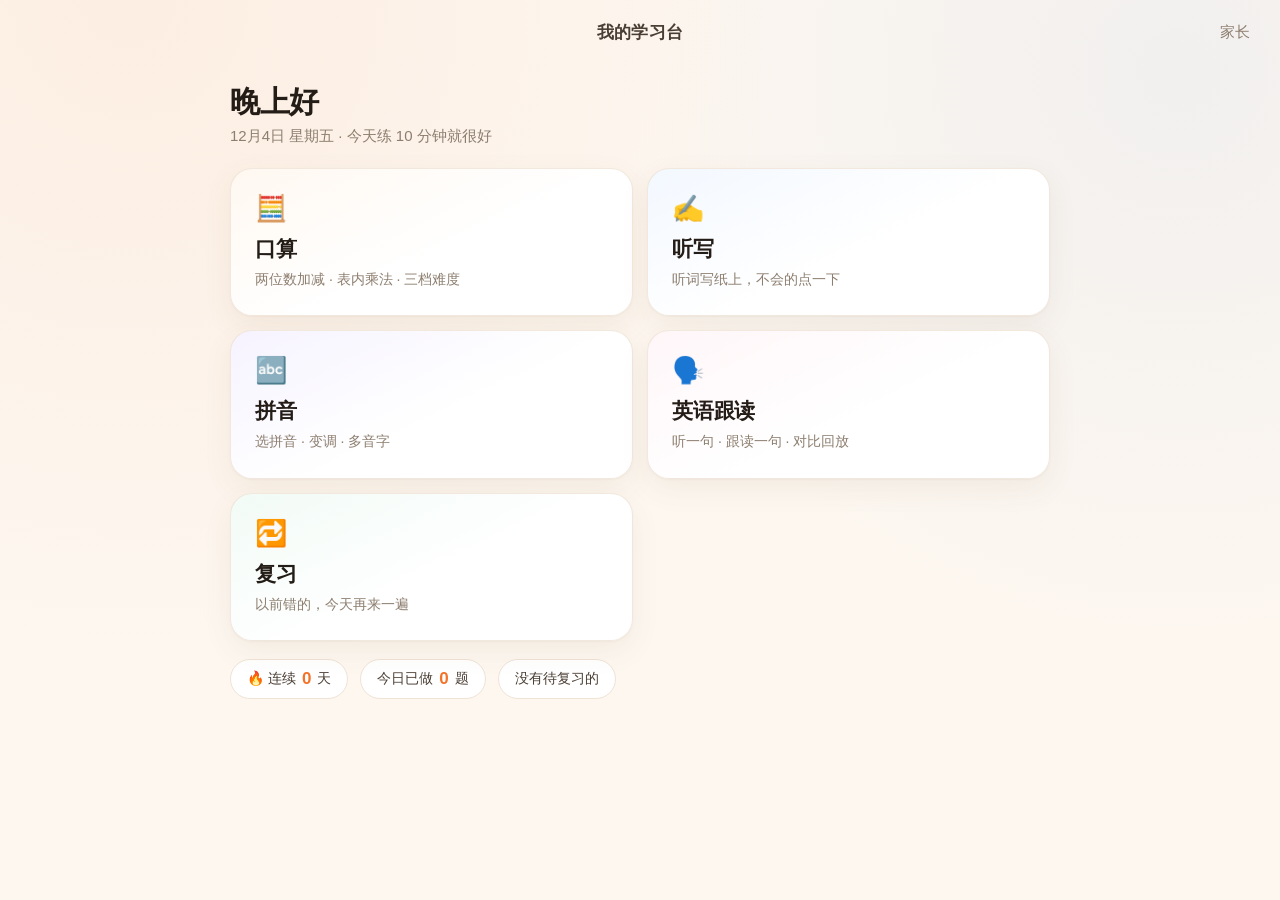
<file: web/index.html>
<!DOCTYPE html>
<html lang="zh-CN">
<head>
<meta charset="utf-8">
<meta name="viewport" content="width=device-width, initial-scale=1.0, maximum-scale=1.0, user-scalable=no, viewport-fit=cover">
<meta name="apple-mobile-web-app-capable" content="yes">
<meta name="apple-mobile-web-app-status-bar-style" content="default">
<meta name="apple-mobile-web-app-title" content="学习台">
<meta name="theme-color" content="#FDF7F0">
<meta name="description" content="二年级口算、听写与拼音练习工作台">
<title>我的学习台</title>
<link rel="manifest" href="manifest.json">
<link rel="apple-touch-icon" href="icon-180.png">
<link rel="icon" href="icon.svg" type="image/svg+xml">
<link rel="stylesheet" href="style.css">
</head>
<body>
<div class="shell">
  <header class="topbar" id="topbar"></header>
  <main id="main"></main>
</div>
<div class="toast" id="toast"></div>
<noscript><p style="padding:24px;text-align:center">需要开启 JavaScript 才能使用</p></noscript>
<script src="dict.js"></script>
<script src="pinyin.js"></script>
<script src="english.js"></script>
<script src="audio/index.js"></script>
<script src="local.js"></script>
<script src="app.js"></script>
</body>
</html>
</file>
<file: web/style.css>
:root {
  --bg: #FDF7F0;
  --surface: #FFFFFF;
  --ink: #241C16;
  --ink-2: #4A3E34;
  --muted: #8D7E6F;
  --line: #EFE3D6;
  --accent: #F4732A;
  --accent-soft: #FFEFE3;
  --ok: #1F9D63;
  --ok-soft: #E8F7EF;
  --err: #D14B45;
  --err-soft: #FDECEA;
  --blue: #3B7DD8;
  --blue-soft: #EAF2FD;
  --r: 22px;
  --shadow: 0 1px 2px rgba(90, 60, 30, .04), 0 10px 30px rgba(120, 80, 40, .07);
}

* { box-sizing: border-box; -webkit-tap-highlight-color: transparent; }

html, body {
  margin: 0;
  padding: 0;
  height: 100%;
  background: var(--bg);
  color: var(--ink);
  font-family: -apple-system, BlinkMacSystemFont, "PingFang SC", "Hiragino Sans GB", "Microsoft YaHei", sans-serif;
  -webkit-font-smoothing: antialiased;
  overscroll-behavior: none;
}

body {
  background-image:
    radial-gradient(circle at 10% 0%, rgba(244, 115, 42, .07), transparent 45%),
    radial-gradient(circle at 92% 8%, rgba(59, 125, 216, .06), transparent 40%);
  background-attachment: fixed;
}

.shell {
  min-height: 100vh;
  min-height: 100dvh;
  display: flex;
  flex-direction: column;
  padding: env(safe-area-inset-top) env(safe-area-inset-right) env(safe-area-inset-bottom) env(safe-area-inset-left);
}

/* ---------------- 顶栏 ---------------- */

.topbar {
  display: flex;
  align-items: center;
  gap: 12px;
  padding: 14px 20px 6px;
  min-height: 56px;
}

.topbar .title {
  font-size: 17px;
  font-weight: 600;
  letter-spacing: .2px;
  flex: 1;
  text-align: center;
  color: var(--ink-2);
}

.tb-btn {
  border: 0;
  background: transparent;
  color: var(--muted);
  font-size: 15px;
  font-family: inherit;
  padding: 8px 10px;
  border-radius: 12px;
  cursor: pointer;
  min-width: 58px;
  text-align: left;
  transition: background .15s, color .15s;
}
.tb-btn:hover { background: rgba(0,0,0,.035); color: var(--ink); }
.tb-btn.right { text-align: right; }
.tb-btn.ghost { visibility: hidden; }

/* ---------------- 通用 ---------------- */

main {
  flex: 1;
  padding: 8px 20px 40px;
  max-width: 860px;
  width: 100%;
  margin: 0 auto;
}

.page { animation: fade .22s ease both; }
@keyframes fade { from { opacity: 0; transform: translateY(6px); } to { opacity: 1; transform: none; } }

.h1 {
  font-size: 30px;
  font-weight: 700;
  letter-spacing: -.4px;
  margin: 18px 0 4px;
}
.sub { color: var(--muted); font-size: 15px; margin-bottom: 22px; }

.card {
  background: var(--surface);
  border-radius: var(--r);
  box-shadow: var(--shadow);
  border: 1px solid rgba(239, 227, 214, .8);
}

.btn {
  border: 0;
  border-radius: 16px;
  font-family: inherit;
  font-size: 17px;
  font-weight: 600;
  padding: 16px 24px;
  cursor: pointer;
  background: var(--accent);
  color: #fff;
  transition: transform .12s ease, filter .12s, box-shadow .12s;
  box-shadow: 0 4px 14px rgba(244, 115, 42, .28);
}
.btn:active { transform: scale(.97); }
.btn.sec {
  background: var(--surface);
  color: var(--ink-2);
  box-shadow: 0 1px 0 rgba(0,0,0,.04), 0 2px 8px rgba(120,80,40,.06);
  border: 1px solid var(--line);
}
.btn.ghost { background: transparent; color: var(--muted); box-shadow: none; font-weight: 500; }
.btn.wide { width: 100%; }
.btn:disabled { opacity: .45; pointer-events: none; }

/* ---------------- 首页 ---------------- */

.home-grid {
  display: grid;
  grid-template-columns: repeat(auto-fit, minmax(300px, 1fr));
  gap: 14px;
  margin-top: 6px;
}

.tile {
  padding: 26px 24px;
  border-radius: var(--r);
  background: var(--surface);
  border: 1px solid rgba(239, 227, 214, .8);
  box-shadow: var(--shadow);
  cursor: pointer;
  text-align: left;
  font-family: inherit;
  color: inherit;
  transition: transform .14s ease, box-shadow .18s;
  position: relative;
  overflow: hidden;
}
.tile:active { transform: scale(.985); }
.tile .ico { font-size: 26px; line-height: 1; margin-bottom: 14px; display: block; }
.tile .name { font-size: 21px; font-weight: 700; letter-spacing: -.2px; }
.tile .desc { color: var(--muted); font-size: 14px; margin-top: 6px; line-height: 1.45; }
.tile .badge {
  position: absolute;
  top: 20px; right: 20px;
  background: var(--accent);
  color: #fff;
  font-size: 13px;
  font-weight: 700;
  padding: 3px 10px;
  border-radius: 999px;
  min-width: 26px;
  text-align: center;
}
.tile.m-math { background: linear-gradient(155deg, #FFF8F1, #FFFFFF 55%); }
.tile.m-dict { background: linear-gradient(155deg, #F3F8FF, #FFFFFF 55%); }
.tile.m-rev  { background: linear-gradient(155deg, #F2FBF6, #FFFFFF 55%); }

.streak-row {
  display: flex;
  gap: 12px;
  margin-top: 18px;
  flex-wrap: wrap;
}
.pill {
  background: var(--surface);
  border: 1px solid var(--line);
  border-radius: 999px;
  padding: 9px 16px;
  font-size: 14px;
  color: var(--ink-2);
  display: inline-flex;
  align-items: center;
  gap: 6px;
}
.pill b { color: var(--accent); font-size: 17px; }

/* ---------------- 设置区 ---------------- */

.setup { margin-top: 10px; display: grid; gap: 18px; }

.field .label {
  font-size: 13px;
  font-weight: 600;
  color: var(--muted);
  letter-spacing: .3px;
  margin-bottom: 9px;
  text-transform: uppercase;
}
.chips { display: flex; gap: 9px; flex-wrap: wrap; }
.chip {
  border: 1px solid var(--line);
  background: var(--surface);
  color: var(--ink-2);
  border-radius: 14px;
  padding: 13px 20px;
  font-size: 16px;
  font-family: inherit;
  cursor: pointer;
  transition: all .14s;
  font-weight: 500;
}
.chip[aria-pressed="true"] {
  background: var(--accent);
  border-color: var(--accent);
  color: #fff;
  font-weight: 600;
  box-shadow: 0 4px 14px rgba(244,115,42,.25);
}
.chip.small { padding: 10px 16px; font-size: 15px; }

select.unit {
  width: 100%;
  appearance: none;
  border: 1px solid var(--line);
  border-radius: 14px;
  background: var(--surface) url("data:image/svg+xml,%3Csvg xmlns='http://www.w3.org/2000/svg' width='12' height='8'%3E%3Cpath d='M1 1l5 5 5-5' stroke='%238D7E6F' stroke-width='1.8' fill='none' stroke-linecap='round'/%3E%3C/svg%3E") no-repeat right 18px center;
  padding: 16px 44px 16px 18px;
  font-size: 16px;
  font-family: inherit;
  color: var(--ink);
  cursor: pointer;
}

/* ---------------- 答题 ---------------- */

.quiz-head {
  display: flex;
  align-items: center;
  gap: 12px;
  margin: 4px 0 10px;
}
.bar {
  flex: 1;
  height: 8px;
  background: #EFE3D6;
  border-radius: 999px;
  overflow: hidden;
}
.bar > i {
  display: block;
  height: 100%;
  background: var(--accent);
  border-radius: 999px;
  transition: width .3s cubic-bezier(.4,0,.2,1);
}
.counter { font-size: 15px; font-weight: 600; color: var(--muted); font-variant-numeric: tabular-nums; }

.qwrap {
  margin-top: 26px;
  text-align: center;
}
.qtext {
  font-size: clamp(38px, 9vw, 64px);
  font-weight: 700;
  letter-spacing: 1px;
  font-variant-numeric: tabular-nums;
  line-height: 1.25;
  word-break: keep-all;
}

.answer-box {
  margin: 26px auto 0;
  min-width: 190px;
  max-width: 320px;
  min-height: 92px;
  border-radius: 20px;
  border: 2.5px dashed #E2D3C2;
  display: flex;
  align-items: center;
  justify-content: center;
  font-size: 46px;
  font-weight: 700;
  font-variant-numeric: tabular-nums;
  color: var(--ink);
  padding: 8px 24px;
  transition: all .16s;
  background: rgba(255,255,255,.6);
}
.answer-box.empty { color: #CDBBA8; font-size: 30px; font-weight: 500; }
.answer-box.ok  { border-color: var(--ok);  border-style: solid; background: var(--ok-soft);  color: var(--ok); }
.answer-box.err { border-color: var(--err); border-style: solid; background: var(--err-soft); color: var(--err); }

.hintline {
  min-height: 30px;
  margin-top: 12px;
  font-size: 17px;
  font-weight: 600;
  color: var(--muted);
  text-align: center;
}
.hintline.ok { color: var(--ok); }
.hintline.err { color: var(--err); }

.keypad {
  margin: 28px auto 0;
  display: grid;
  grid-template-columns: repeat(3, 1fr);
  gap: 10px;
  max-width: 400px;
}
.key {
  height: 66px;
  border-radius: 18px;
  border: 1px solid var(--line);
  background: var(--surface);
  font-size: 27px;
  font-weight: 600;
  font-family: inherit;
  color: var(--ink);
  cursor: pointer;
  font-variant-numeric: tabular-nums;
  box-shadow: 0 1px 0 rgba(0,0,0,.03), 0 2px 6px rgba(120,80,40,.05);
  transition: transform .09s, background .12s;
  user-select: none;
}
.key:active { transform: scale(.95); background: #F7EDE1; }
.key.fn { font-size: 21px; color: var(--muted); }
.key.enter { background: var(--accent); color: #fff; border-color: var(--accent); font-size: 20px; }
.key.enter:active { background: #DE6320; }

.skip-row { margin-top: 14px; text-align: center; }

/* ---------------- 听写 ---------------- */

.dict-stage {
  text-align: center;
  padding: 10px 0 0;
}
.big-word {
  font-size: clamp(56px, 15vw, 104px);
  font-weight: 700;
  letter-spacing: 6px;
  line-height: 1.2;
  color: var(--ink);
  margin: 18px 0;
  min-height: 1.3em;
  transition: filter .3s, opacity .3s;
}
.big-word.hidden-word { filter: blur(22px); opacity: .25; user-select: none; }

.play-btn {
  width: 132px;
  height: 132px;
  border-radius: 50%;
  border: 0;
  background: linear-gradient(160deg, #4E93E8, #3B7DD8);
  color: #fff;
  font-size: 15px;
  font-weight: 600;
  font-family: inherit;
  cursor: pointer;
  box-shadow: 0 12px 30px rgba(59,125,216,.3);
  display: inline-flex;
  flex-direction: column;
  align-items: center;
  justify-content: center;
  gap: 6px;
  transition: transform .12s;
}
.play-btn:active { transform: scale(.94); }
.play-btn .spk { font-size: 40px; line-height: 1; }

.judge-row { display: flex; gap: 12px; margin-top: 26px; justify-content: center; }
.judge {
  flex: 1;
  max-width: 190px;
  height: 74px;
  border-radius: 18px;
  border: 1.5px solid var(--line);
  background: var(--surface);
  font-size: 19px;
  font-weight: 700;
  font-family: inherit;
  cursor: pointer;
  transition: transform .1s;
}
.judge:active { transform: scale(.96); }
.judge.yes { color: var(--ok); border-color: #BEE6D1; background: var(--ok-soft); }
.judge.no  { color: var(--err); border-color: #F3CFCC; background: var(--err-soft); }

/* ---------------- 结果 ---------------- */

.result-hero {
  text-align: center;
  padding: 34px 20px 28px;
}
.score {
  font-size: 76px;
  font-weight: 800;
  line-height: 1;
  letter-spacing: -2px;
  font-variant-numeric: tabular-nums;
}
.score .slash { font-size: 34px; color: var(--muted); font-weight: 600; letter-spacing: 0; }
.score-label { color: var(--muted); font-size: 15px; margin-top: 10px; }

/* 计时：做题时右上角走秒，结果页给一张用时对比卡 */
.tk {
  margin-left: 10px;
  font-size: 13.5px;
  font-weight: 500;
  color: var(--muted);
  opacity: .85;
  font-variant-numeric: tabular-nums;
}
.time-box {
  margin-top: 14px;
  padding: 16px 20px;
  border-radius: 16px;
  background: var(--surface);
  border: 1px solid var(--line);
  display: flex;
  flex-direction: column;
  gap: 6px;
  text-align: center;
}
.time-box .tb-row { font-size: 17px; color: var(--ink-2); }
.time-box .tb-row b { font-size: 21px; color: var(--ink); font-variant-numeric: tabular-nums; }
.time-box .tb-note { font-size: 13.5px; color: var(--muted); }
.time-box.best {
  background: var(--accent-soft);
  border-color: #F9C9A3;
}
.time-box.best .tb-row b { color: var(--accent); }
.time-box.best .tb-note { color: #B4602A; }

.miss-list { margin-top: 22px; display: grid; gap: 9px; }
.miss-item {
  display: flex;
  align-items: center;
  gap: 12px;
  padding: 15px 18px;
  background: var(--surface);
  border: 1px solid var(--line);
  border-radius: 15px;
  font-size: 17px;
}
.miss-item .q { flex: 1; font-variant-numeric: tabular-nums; font-weight: 600; }
.miss-item .a { color: var(--ok); font-weight: 700; font-variant-numeric: tabular-nums; }
.miss-item .g { color: var(--err); text-decoration: line-through; font-size: 15px; }

.actions { display: flex; gap: 12px; margin-top: 26px; }
.actions .btn { flex: 1; }

/* ---------------- 家长面板 ---------------- */

.stat-grid {
  display: grid;
  grid-template-columns: repeat(auto-fit, minmax(120px, 1fr));
  gap: 12px;
  margin-bottom: 20px;
}
.stat {
  background: var(--surface);
  border: 1px solid var(--line);
  border-radius: 18px;
  padding: 18px 16px;
}
.stat .k { font-size: 13px; color: var(--muted); margin-bottom: 8px; }
.stat .v { font-size: 30px; font-weight: 700; font-variant-numeric: tabular-nums; letter-spacing: -.5px; }
.stat .v small { font-size: 15px; color: var(--muted); font-weight: 500; margin-left: 2px; }
.stat .v .dash { color: var(--muted); }
.stat .stat-sub { font-size: 12.5px; color: var(--muted); margin-top: 6px; letter-spacing: 0; }
.log-table td { font-size: 15px; }
.log-table .tag { font-size: 10.5px; margin-left: 2px; }

.chart {
  display: flex;
  align-items: flex-end;
  gap: 8px;
  height: 150px;
  padding: 18px 18px 0;
  margin-bottom: 18px;
}
.chart .col { flex: 1; display: flex; flex-direction: column; justify-content: flex-end; align-items: center; gap: 8px; height: 100%; }
.chart .stack { width: 100%; max-width: 42px; display: flex; flex-direction: column; justify-content: flex-end; height: 100%; }
.chart .fill { background: var(--accent); border-radius: 6px 6px 3px 3px; min-height: 2px; transition: height .4s; }
.chart .fill.zero { background: #E8DCCC; }
.chart .lbl { font-size: 11px; color: var(--muted); white-space: nowrap; }

.section-title {
  font-size: 15px;
  font-weight: 700;
  color: var(--ink-2);
  margin: 26px 0 12px;
  display: flex;
  align-items: center;
  gap: 8px;
}
.section-title span { color: var(--muted); font-weight: 500; font-size: 13px; }

table.wrongs { width: 100%; border-collapse: collapse; font-size: 15px; }
table.wrongs th {
  text-align: left;
  font-size: 12px;
  font-weight: 600;
  color: var(--muted);
  padding: 10px 8px;
  border-bottom: 1px solid var(--line);
  letter-spacing: .3px;
}
table.wrongs td { padding: 12px 8px; border-bottom: 1px solid #F6EDE3; }
table.wrongs tr:last-child td { border-bottom: 0; }
table.wrongs .num { font-variant-numeric: tabular-nums; font-weight: 600; }
.tag {
  display: inline-block;
  font-size: 11px;
  padding: 2px 8px;
  border-radius: 6px;
  background: var(--accent-soft);
  color: #C1551A;
  font-weight: 600;
}
.tag.d { background: var(--blue-soft); color: #2A62AC; }
.tag.s { background: var(--ok-soft); color: #1F7A50; }

/* 学校错词补录 */
.chip:disabled { opacity: .5; cursor: default; box-shadow: none; }
.chip.rec { display: inline-flex; align-items: center; gap: 8px; cursor: default; padding: 8px 12px; font-size: 15px; }
.rec-k { font-size: 12px; color: var(--muted); font-weight: 500; }
.rec-x { font-size: 17px; line-height: 1; color: var(--muted); cursor: pointer; padding: 0 2px; }
.rec-x:active { color: var(--err); }
.txt-in {
  flex: 1;
  min-width: 0;
  border: 1px solid var(--line);
  border-radius: 14px;
  background: var(--surface);
  padding: 12px 16px;
  font-family: inherit;
  font-size: 16px;
  color: var(--ink);
  -webkit-appearance: none;
}
.txt-in:focus { outline: none; border-color: var(--accent); }

.empty-note {
  text-align: center;
  color: var(--muted);
  font-size: 15px;
  padding: 34px 20px;
  line-height: 1.7;
}

/* ---------------- toast ---------------- */

.toast {
  position: fixed;
  left: 50%;
  bottom: 34px;
  transform: translate(-50%, 20px);
  background: rgba(36,28,22,.92);
  color: #fff;
  padding: 12px 20px;
  border-radius: 14px;
  font-size: 14px;
  opacity: 0;
  pointer-events: none;
  transition: all .24s;
  max-width: 80vw;
  text-align: center;
  z-index: 99;
}
.toast.show { opacity: 1; transform: translate(-50%, 0); }

/* ---------------- 听写核对（家长面板） ---------------- */

.chk-group { border-top: 1px solid var(--line); padding: 16px 0 6px; }
.chk-group:first-child { border-top: 0; padding-top: 0; }
.chk-head { display: flex; align-items: baseline; justify-content: space-between; gap: 10px; margin-bottom: 11px; flex-wrap: wrap; }
.chk-when { font-size: 14px; color: var(--ink-2); font-weight: 600; }
.chk-meta { font-size: 12.5px; color: var(--muted); }
.chk-list { display: grid; grid-template-columns: repeat(auto-fill, minmax(212px, 1fr)); gap: 8px; }
.chk-row {
  display: flex; align-items: center; justify-content: space-between; gap: 8px;
  padding: 8px 10px 8px 13px; border: 1px solid var(--line); border-radius: 12px;
}
.chk-word { font-size: 17px; letter-spacing: .5px; }
.chk-btns { display: flex; gap: 6px; flex-shrink: 0; }
.chk-btn {
  font-family: inherit; font-size: 14px; line-height: 1; color: var(--ink-2);
  background: transparent; border: 1px solid var(--line); border-radius: 8px;
  padding: 7px 12px; cursor: pointer; transition: background .15s;
}
.chk-btn:active { background: var(--accent-soft); }
.chk-btn.bad { color: var(--err); }
.chk-btn.bad:active { background: var(--err-soft); }
.chk-tag { font-size: 12px; padding: 5px 9px; border-radius: 8px; white-space: nowrap; }
.chk-tag.ok { color: var(--ok); background: var(--ok-soft); }
.chk-tag.bad { color: var(--err); background: var(--err-soft); }
.chk-tag.dunno { color: var(--muted); background: var(--bg); }

/* ---------------- 拼音 ---------------- */

.tile.m-py { background: linear-gradient(155deg, #F6F3FF, #FFFFFF 55%); }
.tile.m-eng2 { background: linear-gradient(155deg, #FFF6F8, #FFFFFF 55%); }

/* 英语跟读 */
.eng-stage {
  background: var(--surface);
  border: 1px solid var(--line);
  border-radius: 22px;
  padding: 26px 22px;
  margin-top: 16px;
  display: flex;
  flex-direction: column;
  align-items: center;
  gap: 14px;
}
.eng-frame {
  font-size: 13.5px;
  color: var(--accent);
  font-weight: 600;
  letter-spacing: .2px;
  background: var(--accent-soft);
  padding: 4px 12px;
  border-radius: 8px;
}
.eng-sent { font-size: 30px; letter-spacing: -.3px; text-align: center; line-height: 1.35; }
.eng-zh { color: var(--muted); font-size: 15.5px; margin-top: -6px; }
.eng-btns { display: flex; gap: 12px; flex-wrap: wrap; justify-content: center; }
.rec-on { background: var(--err-soft) !important; color: var(--err) !important; border-color: #F3CFCC !important; animation: pulse 1.2s infinite; }
@keyframes pulse { 50% { opacity: .75; } }
.eng-preview { margin-top: 14px; border-top: 1px dashed var(--line); padding-top: 8px; }
.eng-prev-row {
  display: flex; justify-content: space-between; gap: 12px;
  padding: 8px 0; border-bottom: 1px dashed #F0E6D8; font-size: 15px;
}
.eng-prev-row:last-child { border-bottom: 0; }
.eng-prev-row i { color: var(--muted); font-style: normal; font-size: 13.5px; white-space: nowrap; }

.py-stage { text-align: center; padding: 6px 0 24px; }
.py-tip { color: var(--muted); font-size: 15px; margin-bottom: 12px; }
.py-word {
  font-size: 56px;
  font-weight: 700;
  letter-spacing: 3px;
  line-height: 1.25;
  color: var(--ink);
}
.py-word em {
  font-style: normal;
  color: var(--accent);
  background: #FFF0E2;
  border-radius: 12px;
  padding: 0 8px;
  display: inline-block;
}

.py-opts { display: grid; gap: 12px; }
.py-opt {
  font-family: inherit;
  font-size: 27px;
  font-weight: 600;
  letter-spacing: .5px;
  color: var(--ink);
  background: var(--surface);
  border: 1.5px solid var(--line);
  border-radius: 16px;
  padding: 20px 18px;
  cursor: pointer;
  text-align: center;
  transition: background .15s, border-color .15s, transform .1s;
  -webkit-tap-highlight-color: transparent;
}
.py-opt:active { transform: scale(.99); }
.py-opt.ok {
  background: var(--ok-soft);
  border-color: var(--ok);
  color: var(--ok);
}
.py-opt.err {
  background: var(--err-soft);
  border-color: var(--err);
  color: var(--err);
}
.py-opt.dim { opacity: .4; }

.py-miss-list { display: grid; gap: 10px; margin-top: 4px; }
.py-miss {
  display: grid;
  grid-template-columns: auto 1fr auto;
  align-items: center;
  gap: 12px;
  background: var(--surface);
  border: 1px solid var(--line);
  border-radius: 14px;
  padding: 14px 16px;
}
.py-miss .w { font-size: 21px; font-weight: 700; }
.py-miss .a { color: var(--ok); font-size: 18px; font-weight: 600; }
.py-miss .g { color: var(--muted); font-size: 13.5px; text-decoration: line-through; }

/* ---------------- 小屏 ---------------- */

@media (max-width: 520px) {
  main { padding: 4px 16px 30px; }
  .h1 { font-size: 25px; }
  .key { height: 58px; font-size: 24px; }
  .answer-box { min-height: 78px; font-size: 38px; }
  .play-btn { width: 112px; height: 112px; }
  .score { font-size: 62px; }
  .py-word { font-size: 44px; }
  .py-opt { font-size: 22px; padding: 16px 14px; }
}

@media (prefers-reduced-motion: reduce) {
  * { animation: none !important; transition: none !important; }
}
</file>
